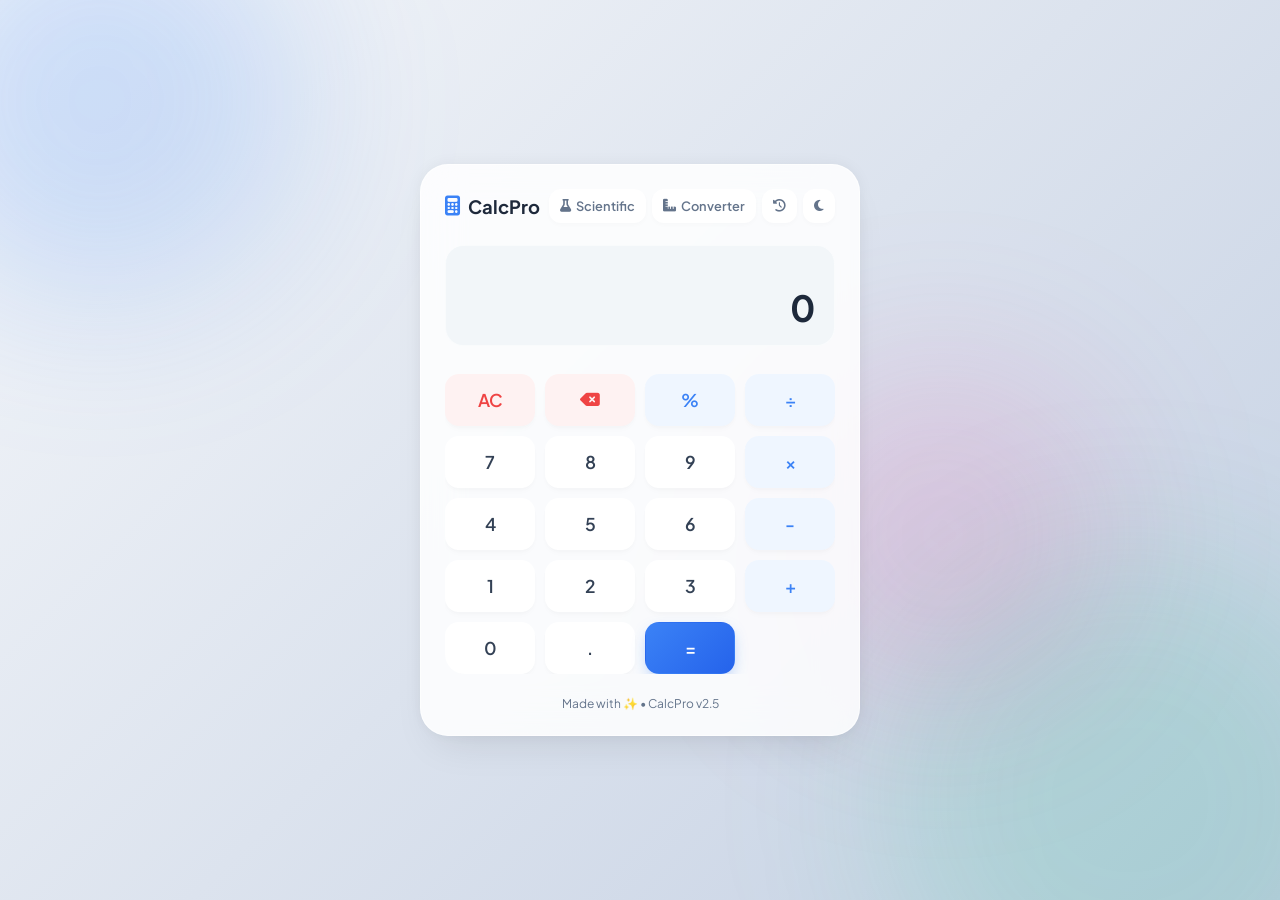
<file: agent_1/generated-path/calculator/index.html>
<!DOCTYPE html>
<html lang="en">
<head>
    <meta charset="UTF-8">
    <meta name="viewport" content="width=device-width, initial-scale=1.0">
    <title>Modern Glass Calculator & Unit Converter</title>
    <link rel="stylesheet" href="style.css">
    <link rel="stylesheet" href="https://cdnjs.cloudflare.com/ajax/libs/font-awesome/6.4.0/css/all.min.css">
    <link rel="preconnect" href="https://fonts.googleapis.com">
    <link rel="preconnect" href="https://fonts.gstatic.com" crossorigin>
    <link href="https://fonts.googleapis.com/css2?family=Plus+Jakarta+Sans:wght@300;400;500;600;700&display=swap" rel="stylesheet">
</head>
<body>
    <div class="bg-shapes">
        <div class="shape shape-1"></div>
        <div class="shape shape-2"></div>
        <div class="shape shape-3"></div>
    </div>

    <div class="calculator-container">
        <!-- Header & Mode Switcher -->
        <header class="calc-header">
            <div class="brand">
                <i class="fa-solid fa-calculator"></i>
                <span id="brandTitle">CalcPro</span>
            </div>
            <div class="controls">
                <button id="modeToggle" class="icon-btn" title="Toggle Scientific Mode">
                    <i class="fa-solid fa-flask"></i>
                    <span>Scientific</span>
                </button>
                <button id="converterToggle" class="icon-btn" title="Toggle Length Converter">
                    <i class="fa-solid fa-ruler-combined"></i>
                    <span>Converter</span>
                </button>
                <button id="historyToggle" class="icon-btn" title="Toggle History">
                    <i class="fa-solid fa-clock-rotate-left"></i>
                </button>
                <button id="themeToggle" class="icon-btn" title="Toggle Theme">
                    <i class="fa-solid fa-moon"></i>
                </button>
            </div>
        </header>

        <!-- Main Display & Keypad Area -->
        <div class="calc-main-wrapper">
            <!-- Calculator Box -->
            <div class="calculator-box" id="calculatorBox">
                <!-- Display -->
                <div class="display">
                    <div class="history-preview" id="historyPreview"></div>
                    <div class="main-display" id="mainDisplay">0</div>
                </div>

                <!-- Keypads -->
                <div class="keypads-container">
                    <!-- Scientific Keypad (Hidden by default) -->
                    <div class="keypad scientific-keypad" id="scientificKeypad">
                        <button class="btn fn" data-action="sin">sin</button>
                        <button class="btn fn" data-action="cos">cos</button>
                        <button class="btn fn" data-action="tan">tan</button>
                        <button class="btn fn" data-action="log">log</button>
                        <button class="btn fn" data-action="ln">ln</button>
                        <button class="btn fn" data-action="sqrt">√</button>
                        <button class="btn fn" data-action="square">x²</button>
                        <button class="btn fn" data-action="power">x^y</button>
                        <button class="btn fn" data-action="pi">π</button>
                        <button class="btn fn" data-action="e">e</button>
                        <button class="btn fn" data-action="fact">n!</button>
                        <button class="btn fn" data-action="bracket">(</button>
                    </div>

                    <!-- Standard Keypad -->
                    <div class="keypad standard-keypad">
                        <button class="btn action" data-action="clear">AC</button>
                        <button class="btn action" data-action="delete"><i class="fa-solid fa-delete-left"></i></button>
                        <button class="btn operator" data-action="percent">%</button>
                        <button class="btn operator" data-action="divide">÷</button>

                        <button class="btn number" data-value="7">7</button>
                        <button class="btn number" data-value="8">8</button>
                        <button class="btn number" data-value="9">9</button>
                        <button class="btn operator" data-action="multiply">×</button>

                        <button class="btn number" data-value="4">4</button>
                        <button class="btn number" data-value="5">5</button>
                        <button class="btn number" data-value="6">6</button>
                        <button class="btn operator" data-action="subtract">-</button>

                        <button class="btn number" data-value="1">1</button>
                        <button class="btn number" data-value="2">2</button>
                        <button class="btn number" data-value="3">3</button>
                        <button class="btn operator" data-action="add">+</button>

                        <button class="btn number zero" data-value="0">0</button>
                        <button class="btn number" data-value=".">.</button>
                        <button class="btn equals" data-action="calculate">=</button>
                    </div>
                </div>
            </div>

            <!-- Length Converter Box (Hidden by default) -->
            <div class="converter-box" id="converterBox">
                <div class="converter-header-title">
                    <i class="fa-solid fa-ruler"></i>
                    <span>Length Converter</span>
                </div>
                
                <div class="converter-fields">
                    <!-- From Field -->
                    <div class="convert-group">
                        <label for="fromValue">From</label>
                        <div class="convert-input-row">
                            <input type="number" id="fromValue" value="1" step="any" placeholder="Enter value">
                            <select id="fromUnit">
                                <option value="cm">Centimeters (cm)</option>
                                <option value="inch">Inches (in)</option>
                                <option value="m">Meters (m)</option>
                                <option value="ft">Feet (ft)</option>
                                <option value="km">Kilometers (km)</option>
                                <option value="mi">Miles (mi)</option>
                                <option value="mm">Millimeters (mm)</option>
                                <option value="yd">Yards (yd)</option>
                            </select>
                        </div>
                    </div>

                    <div class="convert-swap-container">
                        <button id="swapUnitsBtn" class="swap-btn" title="Swap Units">
                            <i class="fa-solid fa-arrow-right-arrow-left"></i>
                        </button>
                    </div>

                    <!-- To Field -->
                    <div class="convert-group">
                        <label for="toValue">To</label>
                        <div class="convert-input-row">
                            <input type="number" id="toValue" readonly placeholder="Result">
                            <select id="toUnit">
                                <option value="inch" selected>Inches (in)</option>
                                <option value="cm">Centimeters (cm)</option>
                                <option value="m">Meters (m)</option>
                                <option value="ft">Feet (ft)</option>
                                <option value="km">Kilometers (km)</option>
                                <option value="mi">Miles (mi)</option>
                                <option value="mm">Millimeters (mm)</option>
                                <option value="yd">Yards (yd)</option>
                            </select>
                        </div>
                    </div>
                </div>

                <!-- Quick conversion pill buttons -->
                <div class="quick-converts">
                    <button class="quick-pill" data-from="cm" data-to="inch">cm ⇄ in</button>
                    <button class="quick-pill" data-from="m" data-to="ft">m ⇄ ft</button>
                    <button class="quick-pill" data-from="km" data-to="mi">km ⇄ mi</button>
                    <button class="quick-pill" data-from="mm" data-to="inch">mm ⇄ in</button>
                </div>
            </div>

            <!-- History Sidebar -->
            <aside class="history-sidebar" id="historySidebar">
                <div class="history-header">
                    <h3>Calculation History</h3>
                    <button id="clearHistory" class="clear-history-btn">Clear All</button>
                </div>
                <div class="history-list" id="historyList">
                    <div class="empty-history">No history yet</div>
                </div>
            </aside>
        </div>

        <footer class="calc-footer">
            <p>Made with ✨ &bull; CalcPro v2.5</p>
        </footer>
    </div>

    <script src="script.js"></script>
</body>
</html>
</file>
<file: agent_1/generated-path/calculator/style.css>
:root {
    --bg-gradient: linear-gradient(135deg, #f5f7fa 0%, #c3cfe2 100%);
    --calc-bg: rgba(255, 255, 255, 0.85);
    --calc-border: rgba(255, 255, 255, 0.6);
    --text-primary: #1e293b;
    --text-secondary: #64748b;
    --display-bg: rgba(241, 245, 249, 0.9);
    --btn-bg: #ffffff;
    --btn-hover: #f8fafc;
    --btn-text: #334155;
    --operator-bg: #eff6ff;
    --operator-text: #3b82f6;
    --operator-hover: #dbeafe;
    --equals-bg: linear-gradient(135deg, #3b82f6 0%, #2563eb 100%);
    --equals-hover: linear-gradient(135deg, #2563eb 0%, #1d4ed8 100%);
    --equals-text: #ffffff;
    --action-bg: #fef2f2;
    --action-text: #ef4444;
    --action-hover: #fee2e2;
    --fn-bg: #f0fdf4;
    --fn-text: #10b981;
    --fn-hover: #dcfce7;
    --shadow: 0 20px 40px -15px rgba(0, 0, 0, 0.1), 0 0 15px rgba(0, 0, 0, 0.05);
    --shape1: rgba(59, 130, 246, 0.2);
    --shape2: rgba(16, 185, 129, 0.15);
    --shape3: rgba(236, 72, 153, 0.15);
    --sidebar-bg: rgba(255, 255, 255, 0.9);
    --input-bg: #ffffff;
}

[data-theme="dark"] {
    --bg-gradient: linear-gradient(135deg, #0f172a 0%, #1e1b4b 100%);
    --calc-bg: rgba(30, 41, 59, 0.75);
    --calc-border: rgba(255, 255, 255, 0.08);
    --text-primary: #f8fafc;
    --text-secondary: #94a3b8;
    --display-bg: rgba(15, 23, 42, 0.7);
    --btn-bg: rgba(51, 65, 85, 0.6);
    --btn-hover: rgba(71, 85, 105, 0.8);
    --btn-text: #e2e8f0;
    --operator-bg: rgba(30, 58, 138, 0.4);
    --operator-text: #60a5fa;
    --operator-hover: rgba(30, 58, 138, 0.7);
    --equals-bg: linear-gradient(135deg, #3b82f6 0%, #1d4ed8 100%);
    --equals-hover: linear-gradient(135deg, #2563eb 0%, #1e40af 100%);
    --equals-text: #ffffff;
    --action-bg: rgba(127, 29, 29, 0.4);
    --action-text: #f87171;
    --action-hover: rgba(127, 29, 29, 0.7);
    --fn-bg: rgba(6, 78, 59, 0.4);
    --fn-text: #34d399;
    --fn-hover: rgba(6, 78, 59, 0.7);
    --shadow: 0 25px 50px -12px rgba(0, 0, 0, 0.5), 0 0 20px rgba(0, 0, 0, 0.2);
    --shape1: rgba(59, 130, 246, 0.12);
    --shape2: rgba(16, 185, 129, 0.1);
    --shape3: rgba(236, 72, 153, 0.1);
    --sidebar-bg: rgba(30, 41, 59, 0.9);
    --input-bg: rgba(15, 23, 42, 0.6);
}

* {
    margin: 0;
    padding: 0;
    box-sizing: border-box;
    font-family: 'Plus Jakarta Sans', sans-serif;
    transition: background 0.3s ease, color 0.3s ease, border-color 0.3s ease, box-shadow 0.3s ease, transform 0.2s ease;
}

body {
    min-height: 100vh;
    display: flex;
    justify-content: center;
    align-items: center;
    background: var(--bg-gradient);
    overflow-x: hidden;
    position: relative;
    padding: 20px;
}

/* Background Animated Shapes */
.bg-shapes {
    position: absolute;
    width: 100%;
    height: 100%;
    overflow: hidden;
    z-index: 0;
    pointer-events: none;
}

.shape {
    position: absolute;
    filter: blur(80px);
    border-radius: 50%;
}

.shape-1 {
    width: 400px;
    height: 400px;
    background: var(--shape1);
    top: -100px;
    left: -100px;
    animation: float 10s ease-in-out infinite alternate;
}

.shape-2 {
    width: 500px;
    height: 500px;
    background: var(--shape2);
    bottom: -150px;
    right: -100px;
    animation: float 12s ease-in-out infinite alternate-reverse;
}

.shape-3 {
    width: 350px;
    height: 350px;
    background: var(--shape3);
    top: 40%;
    left: 60%;
    animation: float 8s ease-in-out infinite alternate;
}

@keyframes float {
    0% { transform: translateY(0) scale(1); }
    100% { transform: translateY(30px) scale(1.05); }
}

/* Calculator Container */
.calculator-container {
    position: relative;
    z-index: 1;
    width: 100%;
    max-width: 440px;
    background: var(--calc-bg);
    backdrop-filter: blur(20px);
    -webkit-backdrop-filter: blur(20px);
    border: 1px solid var(--calc-border);
    border-radius: 28px;
    box-shadow: var(--shadow);
    padding: 24px;
    display: flex;
    flex-direction: column;
    gap: 18px;
}

/* Calculator Header */
.calc-header {
    display: flex;
    justify-content: space-between;
    align-items: center;
    padding-bottom: 4px;
}

.brand {
    display: flex;
    align-items: center;
    gap: 8px;
    font-weight: 700;
    font-size: 1.15rem;
    color: var(--text-primary);
}

.brand i {
    color: #3b82f6;
    font-size: 1.25rem;
}

.controls {
    display: flex;
    gap: 6px;
}

.icon-btn {
    background: var(--btn-bg);
    border: 1px solid var(--calc-border);
    color: var(--text-secondary);
    padding: 8px 10px;
    border-radius: 12px;
    cursor: pointer;
    font-size: 0.8rem;
    font-weight: 600;
    display: flex;
    align-items: center;
    gap: 5px;
    box-shadow: 0 2px 5px rgba(0,0,0,0.02);
}

.icon-btn span {
    display: none; /* hidden on small screen, visible when wide enough or active */
}

@media (min-width: 430px) {
    .icon-btn span {
        display: inline;
    }
}

.icon-btn:hover {
    background: var(--btn-hover);
    color: var(--text-primary);
    transform: translateY(-1px);
}

.icon-btn.active {
    background: var(--operator-bg);
    color: var(--operator-text);
    border-color: var(--operator-text);
}

/* Main Display & Keypad Wrapper */
.calc-main-wrapper {
    position: relative;
    overflow: hidden;
    border-radius: 20px;
}

.calculator-box {
    display: flex;
    flex-direction: column;
    gap: 16px;
}

/* Display */
.display {
    background: var(--display-bg);
    border: 1px solid var(--calc-border);
    border-radius: 18px;
    padding: 16px 20px;
    display: flex;
    flex-direction: column;
    align-items: flex-end;
    justify-content: flex-end;
    min-height: 95px;
    word-break: break-all;
    word-wrap: break-word;
}

.history-preview {
    font-size: 0.9rem;
    color: var(--text-secondary);
    min-height: 1.2rem;
    margin-bottom: 4px;
    font-weight: 500;
}

.main-display {
    font-size: 2.25rem;
    font-weight: 700;
    color: var(--text-primary);
    line-height: 1.2;
    letter-spacing: -0.5px;
}

/* Keypads Container */
.keypads-container {
    display: flex;
    flex-direction: column;
    gap: 12px;
}

/* Scientific Keypad */
.scientific-keypad {
    display: grid;
    grid-template-columns: repeat(4, 1fr);
    gap: 8px;
    max-height: 0;
    opacity: 0;
    overflow: hidden;
    transition: max-height 0.35s ease, opacity 0.3s ease, margin 0.3s ease;
    margin-bottom: 0;
}

.scientific-keypad.active {
    max-height: 200px;
    opacity: 1;
    margin-bottom: 4px;
}

/* Standard Keypad */
.keypad {
    display: grid;
    grid-template-columns: repeat(4, 1fr);
    gap: 10px;
}

/* Buttons */
.btn {
    background: var(--btn-bg);
    border: 1px solid var(--calc-border);
    color: var(--btn-text);
    font-size: 1.1rem;
    font-weight: 600;
    padding: 14px 0;
    border-radius: 14px;
    cursor: pointer;
    display: flex;
    align-items: center;
    justify-content: center;
    box-shadow: 0 4px 6px -1px rgba(0, 0, 0, 0.02), 0 2px 4px -1px rgba(0, 0, 0, 0.02);
    user-select: none;
}

.btn:hover {
    background: var(--btn-hover);
    transform: translateY(-2px);
    box-shadow: 0 6px 12px -2px rgba(0, 0, 0, 0.06);
}

.btn:active {
    transform: translateY(0);
    box-shadow: 0 2px 4px rgba(0, 0, 0, 0.02);
}

.btn.zero {
    grid-column: span 1;
}

.btn.operator {
    background: var(--operator-bg);
    color: var(--operator-text);
    border-color: transparent;
}

.btn.operator:hover {
    background: var(--operator-hover);
}

.btn.equals {
    background: var(--equals-bg);
    color: var(--equals-text);
    border-color: transparent;
    box-shadow: 0 6px 15px -3px rgba(59, 130, 246, 0.4);
}

.btn.equals:hover {
    background: var(--equals-hover);
    box-shadow: 0 8px 20px -3px rgba(59, 130, 246, 0.6);
}

.btn.action {
    background: var(--action-bg);
    color: var(--action-text);
    border-color: transparent;
}

.btn.action:hover {
    background: var(--action-hover);
}

.btn.fn {
    background: var(--fn-bg);
    color: var(--fn-text);
    border-color: transparent;
    font-size: 0.95rem;
}

.btn.fn:hover {
    background: var(--fn-hover);
}

/* LENGTH CONVERTER BOX */
.converter-box {
    display: none;
    flex-direction: column;
    gap: 16px;
    background: var(--display-bg);
    border: 1px solid var(--calc-border);
    border-radius: 18px;
    padding: 20px;
    animation: fadeIn 0.3s ease;
}

.converter-box.active {
    display: flex;
}

@keyframes fadeIn {
    from { opacity: 0; transform: scale(0.98); }
    to { opacity: 1; transform: scale(1); }
}

.converter-header-title {
    display: flex;
    align-items: center;
    gap: 8px;
    font-weight: 700;
    font-size: 1.05rem;
    color: var(--text-primary);
    margin-bottom: 2px;
}

.converter-header-title i {
    color: #10b981;
}

.converter-fields {
    display: flex;
    flex-direction: column;
    gap: 12px;
}

.convert-group {
    display: flex;
    flex-direction: column;
    gap: 6px;
}

.convert-group label {
    font-size: 0.8rem;
    font-weight: 600;
    color: var(--text-secondary);
}

.convert-input-row {
    display: flex;
    gap: 8px;
}

.convert-input-row input {
    flex: 1;
    background: var(--input-bg);
    border: 1px solid var(--calc-border);
    color: var(--text-primary);
    padding: 12px 14px;
    border-radius: 12px;
    font-size: 1.1rem;
    font-weight: 600;
    outline: none;
}

.convert-input-row input:focus {
    border-color: #3b82f6;
    box-shadow: 0 0 0 3px rgba(59, 130, 246, 0.15);
}

.convert-input-row select {
    background: var(--input-bg);
    border: 1px solid var(--calc-border);
    color: var(--text-primary);
    padding: 12px 10px;
    border-radius: 12px;
    font-size: 0.9rem;
    font-weight: 600;
    cursor: pointer;
    outline: none;
    max-width: 140px;
}

.convert-swap-container {
    display: flex;
    justify-content: center;
    margin: -4px 0;
}

.swap-btn {
    background: var(--btn-bg);
    border: 1px solid var(--calc-border);
    color: var(--text-primary);
    width: 38px;
    height: 38px;
    border-radius: 50%;
    display: flex;
    align-items: center;
    justify-content: center;
    cursor: pointer;
    box-shadow: 0 4px 6px rgba(0,0,0,0.05);
}

.swap-btn:hover {
    background: var(--operator-bg);
    color: var(--operator-text);
    transform: rotate(180deg) scale(1.05);
}

.quick-converts {
    display: grid;
    grid-template-columns: repeat(2, 1fr);
    gap: 8px;
    margin-top: 4px;
}

.quick-pill {
    background: var(--btn-bg);
    border: 1px solid var(--calc-border);
    color: var(--text-secondary);
    padding: 8px 12px;
    border-radius: 10px;
    font-size: 0.8rem;
    font-weight: 600;
    cursor: pointer;
    text-align: center;
}

.quick-pill:hover {
    background: var(--btn-hover);
    color: var(--text-primary);
    border-color: #10b981;
}

/* History Sidebar Panel */
.history-sidebar {
    position: absolute;
    top: 0;
    left: 100%;
    width: 100%;
    height: 100%;
    background: var(--sidebar-bg);
    backdrop-filter: blur(20px);
    -webkit-backdrop-filter: blur(20px);
    border-radius: 20px;
    padding: 20px;
    display: flex;
    flex-direction: column;
    gap: 16px;
    transition: left 0.35s cubic-bezier(0.4, 0, 0.2, 1);
    z-index: 10;
    border: 1px solid var(--calc-border);
}

.history-sidebar.active {
    left: 0;
}

.history-header {
    display: flex;
    justify-content: space-between;
    align-items: center;
    border-bottom: 1px solid var(--calc-border);
    padding-bottom: 10px;
}

.history-header h3 {
    font-size: 1rem;
    font-weight: 700;
    color: var(--text-primary);
}

.clear-history-btn {
    background: transparent;
    border: none;
    color: var(--action-text);
    font-size: 0.8rem;
    font-weight: 600;
    cursor: pointer;
    padding: 4px 8px;
    border-radius: 6px;
}

.clear-history-btn:hover {
    background: var(--action-bg);
}

.history-list {
    flex: 1;
    overflow-y: auto;
    display: flex;
    flex-direction: column;
    gap: 10px;
    padding-right: 4px;
}

.history-list::-webkit-scrollbar {
    width: 4px;
}

.history-list::-webkit-scrollbar-thumb {
    background: var(--text-secondary);
    border-radius: 4px;
    opacity: 0.3;
}

.empty-history {
    color: var(--text-secondary);
    text-align: center;
    margin-top: 40px;
    font-size: 0.9rem;
}

.history-item {
    background: var(--btn-bg);
    border: 1px solid var(--calc-border);
    padding: 10px 14px;
    border-radius: 12px;
    cursor: pointer;
    display: flex;
    flex-direction: column;
    gap: 2px;
}

.history-item:hover {
    background: var(--btn-hover);
    border-color: #3b82f6;
}

.history-item .h-expr {
    font-size: 0.8rem;
    color: var(--text-secondary);
}

.history-item .h-res {
    font-size: 1.1rem;
    font-weight: 700;
    color: var(--text-primary);
}

/* Footer */
.calc-footer {
    text-align: center;
    font-size: 0.75rem;
    color: var(--text-secondary);
    padding-top: 4px;
}

/* Responsive adjustments */
@media (max-width: 480px) {
    .calculator-container {
        max-width: 100%;
        padding: 16px;
    }
    
    .main-display {
        font-size: 2rem;
    }
}
</file>
